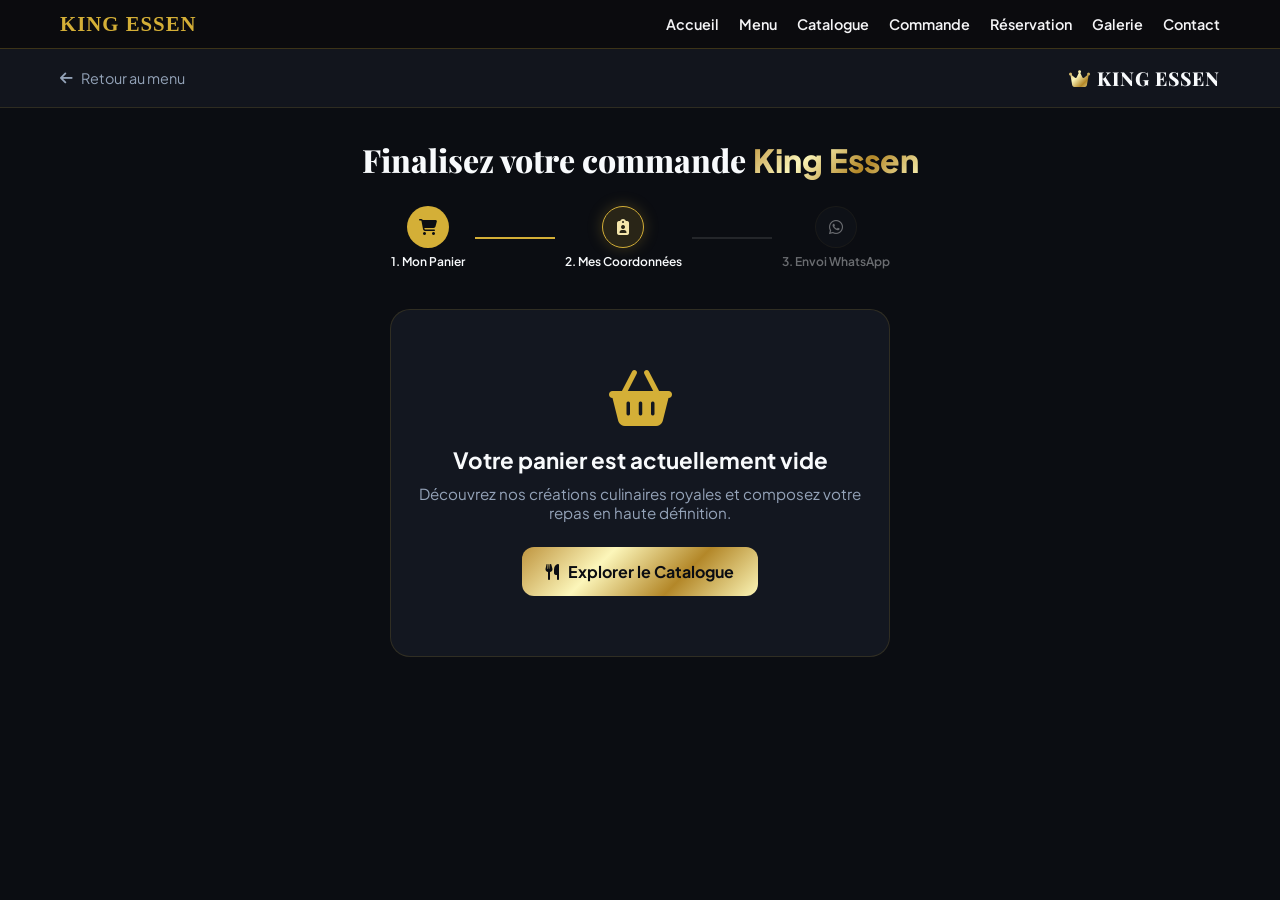
<file: comande.html>
<!DOCTYPE html>
<html lang="fr">
<head>
    <meta charset="UTF-8">
    <meta name="viewport" content="width=device-width, initial-scale=1.0">
    <title>Finaliser ma Commande | King Essen</title>
    <!-- Font Awesome & Google Fonts -->
    <link rel="stylesheet" href="https://cdnjs.cloudflare.com/ajax/libs/font-awesome/6.4.0/css/all.min.css">
    <link href="https://fonts.googleapis.com/css2?family=Plus+Jakarta+Sans:wght@300;400;500;600;700;800&family=Playfair+Display:wght@600;800&display=swap" rel="stylesheet">
    <link rel="stylesheet" href="comande.css">
</head>
<body>
    <!-- Navigation Globale avec Menu Burger -->
<header class="navbar">
    <div class="nav-container">
        <a href="index.html" class="logo">KING ESSEN</a>
        <button class="mobile-menu-btn" id="mobileMenuBtn" aria-label="Ouvrir le menu">
            <i class="fa-solid fa-bars"></i>
        </button>
        <ul class="nav-links" id="navLinks">
            <li><a href="index.html">Accueil</a></li>
            <li><a href="menu.html">Menu</a></li>
            <li><a href="catalogue.html">Catalogue</a></li>
            <li><a href="comande.html">Commande</a></li>
            <li><a href="reservation.html">Réservation</a></li>
            <li><a href="galeri.html">Galerie</a></li>
            <li><a href="contact.html">Contact</a></li>
        </ul>
    </div>
</header>

    <!-- Header Navigation -->
    <header class="checkout-header">
        <div class="container header-content">
            <a href="catalogue.html" class="btn-back">
                <i class="fa-solid fa-arrow-left"></i> <span>Retour au menu</span>
            </a>
            <div class="brand-logo">
                <i class="fa-solid fa-crown gold-text"></i> KING ESSEN
            </div>
        </div>
    </header>

    <!-- Main Content -->
    <main class="container main-checkout">
        
        <!-- Title & Stepper -->
        <section class="checkout-intro">
            <h1 class="page-title">Finalisez votre commande <span class="gold-text">King Essen</span></h1>
            
            <div class="stepper-wrapper">
                <div class="step completed">
                    <div class="step-icon"><i class="fa-solid fa-cart-shopping"></i></div>
                    <span class="step-label">1. Mon Panier</span>
                </div>
                <div class="step-line active"></div>
                <div class="step active">
                    <div class="step-icon"><i class="fa-solid fa-clipboard-user"></i></div>
                    <span class="step-label">2. Mes Coordonnées</span>
                </div>
                <div class="step-line"></div>
                <div class="step">
                    <div class="step-icon"><i class="fa-brands fa-whatsapp"></i></div>
                    <span class="step-label">3. Envoi WhatsApp</span>
                </div>
            </div>
        </section>

        <!-- Empty Cart State -->
        <div id="emptyCartView" class="empty-cart-card hidden">
            <i class="fa-solid fa-basket-shopping empty-icon"></i>
            <h2>Votre panier est actuellement vide</h2>
            <p>Découvrez nos créations culinaires royales et composez votre repas en haute définition.</p>
            <a href="catalogue.html" class="btn-primary">
                <i class="fa-solid fa-utensils"></i> Explorer le Catalogue
            </a>
        </div>

        <!-- Checkout Grid Form + Cart Details -->
        <div id="checkoutView" class="checkout-grid">
            
            <!-- Left Side: Dynamic Cart Items Summary -->
            <section class="checkout-section cart-summary-section">
                <div class="section-header">
                    <h2><i class="fa-solid fa-receipt gold-text"></i> Récapitulatif du Panier</h2>
                    <button id="btnClearCart" class="btn-clear-cart" title="Vider tout le panier">
                        <i class="fa-solid fa-trash-can"></i> Vider
                    </button>
                </div>

                <div id="cartItemsList" class="cart-items-list">
                    <!-- Dynamic rendering via JavaScript -->
                </div>

                <!-- Totals Breakdown -->
                <div class="totals-breakdown">
                    <div class="total-row">
                        <span>Sous-total plats</span>
                        <strong id="subtotalDisplay">0 FCFA</strong>
                    </div>
                    <div class="total-row">
                        <span>Frais de livraison</span>
                        <strong id="deliveryFeeDisplay">1 500 FCFA</strong>
                    </div>
                    <div class="divider"></div>
                    <div class="total-row grand-total">
                        <span>Total Général à payer</span>
                        <strong id="grandTotalDisplay" class="gold-text">0 FCFA</strong>
                    </div>
                </div>
            </section>

            <!-- Right Side: Order Information Form -->
            <section class="checkout-section form-section">
                <div class="section-header">
                    <h2><i class="fa-solid fa-truck-ramp-box gold-text"></i> Mode de Réception</h2>
                </div>

                <!-- Delivery Mode Switcher -->
                <div class="mode-switcher">
                    <label class="mode-option active" id="modeDeliveryLabel">
                        <input type="radio" name="deliveryMode" value="delivery" checked>
                        <i class="fa-solid fa-motorcycle"></i>
                        <span>🚴 Livraison à Domicile</span>
                    </label>
                    <label class="mode-option" id="modePickupLabel">
                        <input type="radio" name="deliveryMode" value="pickup">
                        <i class="fa-solid fa-bag-shopping"></i>
                        <span>🛍️ À Emporter (Pick-up)</span>
                    </label>
                </div>

                <!-- Form Fields -->
                <form id="orderForm" onsubmit="event.preventDefault();">
                    <div class="form-group">
                        <label for="fullName">Nom & Prénom <span class="required">*</span></label>
                        <div class="input-wrapper">
                            <i class="fa-solid fa-user"></i>
                            <input type="text" id="fullName" placeholder="Ex: Salam Traoré" required>
                        </div>
                    </div>

                    <div class="form-group">
                        <label for="phoneNumber">Numéro Téléphone / WhatsApp <span class="required">*</span></label>
                        <div class="input-wrapper">
                            <i class="fa-solid fa-phone"></i>
                            <input type="tel" id="phoneNumber" placeholder="Ex: 07 00 00 00 00" required>
                        </div>
                    </div>

                    <!-- Dynamic Delivery Fields -->
                    <div id="deliveryFieldsGroup">
                        <div class="form-group">
                            <label for="communeSelect">Commune / Zone de Livraison <span class="required">*</span></label>
                            <div class="input-wrapper">
                                <i class="fa-solid fa-map-location-dot"></i>
                                <select id="communeSelect" required>
                                    <option value="Cocody" data-fee="1500">Cocody (1 500 FCFA)</option>
                                    <option value="Marcory" data-fee="1500">Marcory (1 500 FCFA)</option>
                                    <option value="Plateau" data-fee="1500">Plateau (1 500 FCFA)</option>
                                    <option value="Zone 4" data-fee="1500">Zone 4 (1 500 FCFA)</option>
                                    <option value="Yopougon" data-fee="2000">Yopougon (2 000 FCFA)</option>
                                    <option value="Abobo" data-fee="2000">Abobo (2 000 FCFA)</option>
                                    <option value="Adjamé" data-fee="1500">Adjamé (1 500 FCFA)</option>
                                    <option value="Koumassi" data-fee="2000">Koumassi (2 000 FCFA)</option>
                                    <option value="Treichville" data-fee="1500">Treichville (1 500 FCFA)</option>
                                    <option value="Attécoubé" data-fee="2000">Attécoubé (2 000 FCFA)</option>
                                </select>
                            </div>
                        </div>

                        <div class="form-group">
                            <label for="addressDetails">Quartier & Point de Repère précis <span class="required">*</span></label>
                            <div class="input-wrapper">
                                <i class="fa-solid fa-house-chimney"></i>
                                <input type="text" id="addressDetails" placeholder="Ex: Riviera 3, Rue E12, près de la pharmacie" required>
                            </div>
                        </div>
                    </div>

                    <div class="form-group">
                        <label for="deliveryTime">Heure souhaitée <span class="required">*</span></label>
                        <div class="input-wrapper">
                            <i class="fa-solid fa-clock"></i>
                            <select id="deliveryTime" required>
                                <option value="Dès que possible (30 - 45 min)">Dès que possible (~30-45 min)</option>
                                <option value="Pour 12h30">Pour 12h30</option>
                                <option value="Pour 13h00">Pour 13h00</option>
                                <option value="Pour 19h30">Pour 19h30</option>
                                <option value="Pour 20h00">Pour 20h00</option>
                                <option value="Pour 20h30">Pour 20h30</option>
                            </select>
                        </div>
                    </div>

                    <div class="form-group">
                        <label for="orderNotes">Instructions spéciales ou Allergies (Facultatif)</label>
                        <div class="input-wrapper textarea-wrapper">
                            <i class="fa-solid fa-comment-dots"></i>
                            <textarea id="orderNotes" rows="3" placeholder="Ex: Pas de piment fort, piment à part..."></textarea>
                        </div>
                    </div>

                    <button type="button" id="btnSubmitWhatsApp" class="btn-whatsapp-submit">
                        <i class="fa-brands fa-whatsapp"></i> Valider ma commande sur WhatsApp
                    </button>
                </form>
            </section>
        </div>
    </main>

    <!-- Confirmation Modal -->
    <div class="modal-overlay" id="successModal">
        <div class="modal-card">
            <div class="modal-icon"><i class="fa-solid fa-circle-check"></i></div>
            <h2>Commande transmise !</h2>
            <p>Votre commande a été envoyée avec succès sur WhatsApp. L'équipe <strong>King Essen</strong> valide la préparation dès maintenant.</p>
            <button id="btnCloseModal" class="btn-primary" style="width: 100%; margin-top: 20px;">
                Retour au catalogue
            </button>
        </div>
    </div>

    <script src="comande.js"></script>
</body>
</html>
</file>
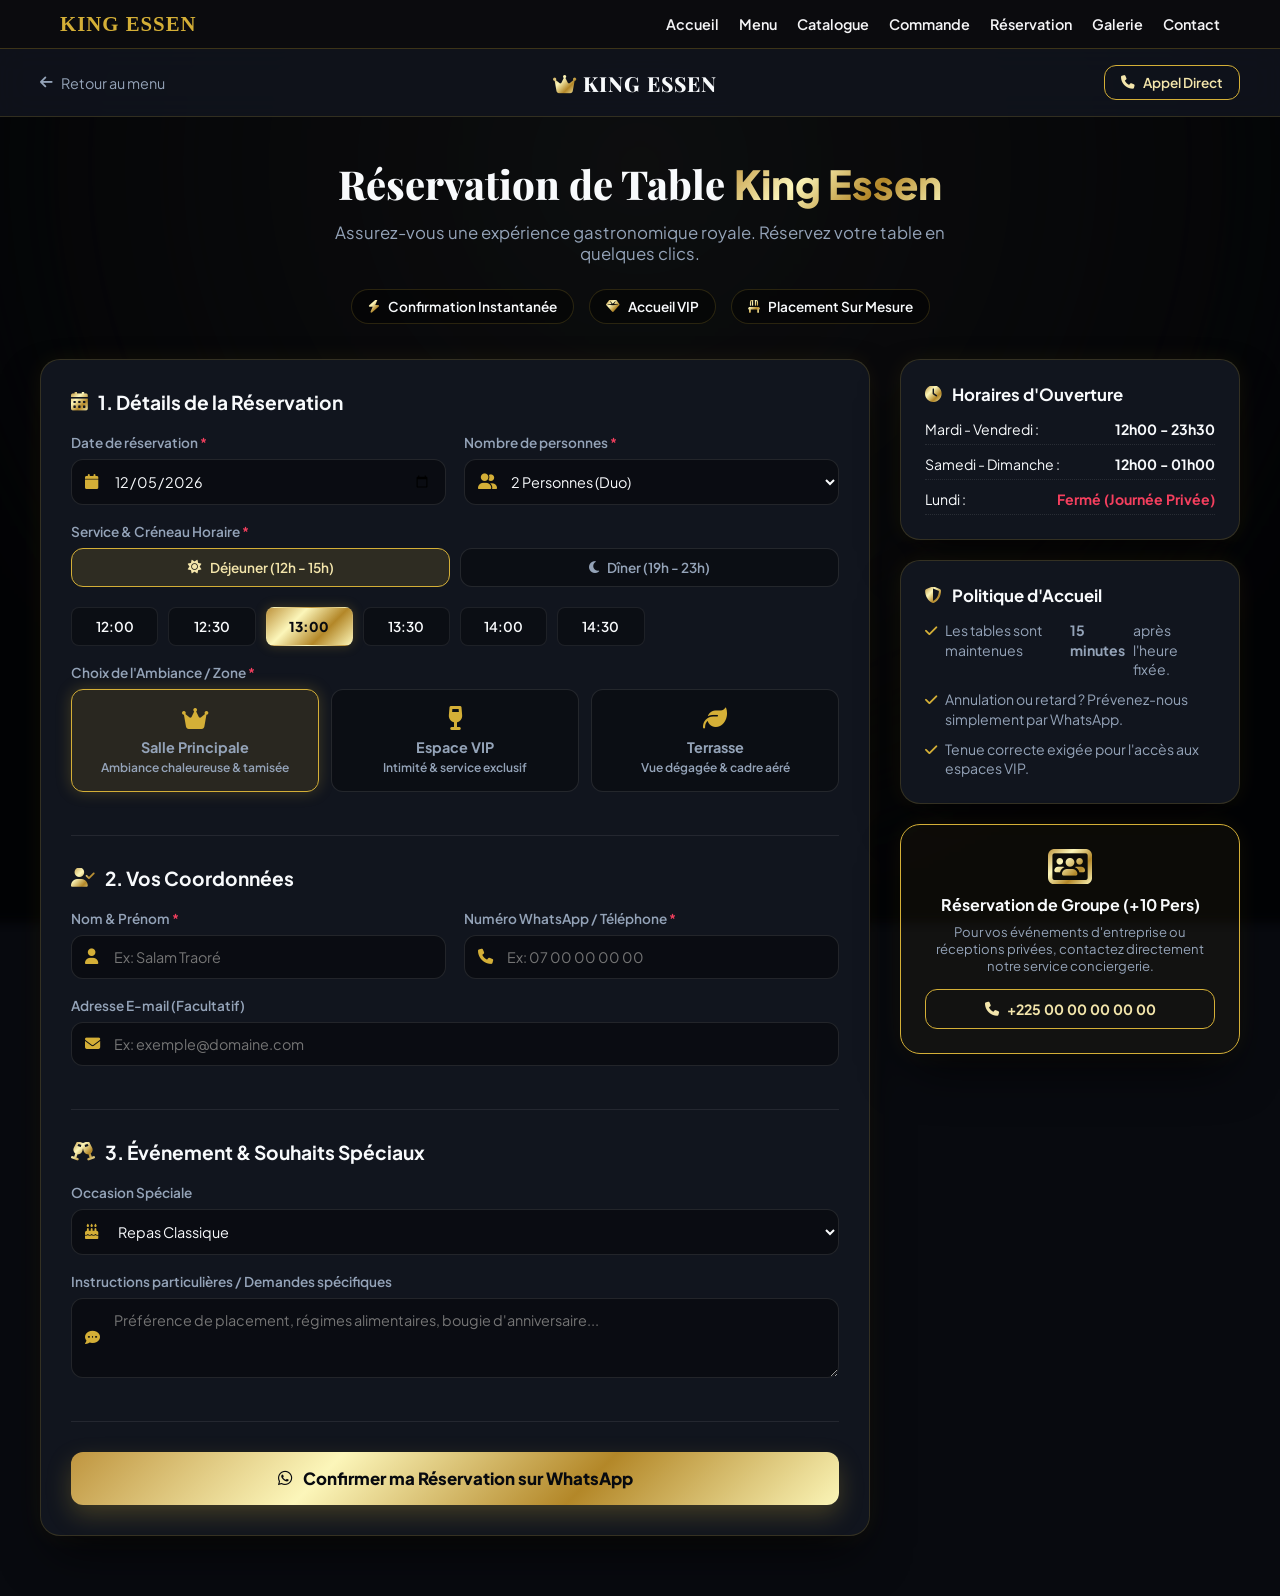
<file: reservation.html>
<!DOCTYPE html>
<html lang="fr">
<head>
    <meta charset="UTF-8">
    <meta name="viewport" content="width=device-width, initial-scale=1.0">
    <title>Réservation de Table | King Essen</title>
    <!-- Font Awesome & Google Fonts -->
    <link rel="stylesheet" href="https://cdnjs.cloudflare.com/ajax/libs/font-awesome/6.4.0/css/all.min.css">
    <link href="https://fonts.googleapis.com/css2?family=Plus+Jakarta+Sans:wght@300;400;500;600;700;800&family=Playfair+Display:ital,wght@0,600;0,800;1,600&display=swap" rel="stylesheet">
    <link rel="stylesheet" href="reservation.css">
</head>
<body>
    <!-- Navigation Globale avec Menu Burger -->
<header class="navbar">
    <div class="nav-container">
        <a href="index.html" class="logo">KING ESSEN</a>
        <button class="mobile-menu-btn" id="mobileMenuBtn" aria-label="Ouvrir le menu">
            <i class="fa-solid fa-bars"></i>
        </button>
        <ul class="nav-links" id="navLinks">
            <li><a href="index.html">Accueil</a></li>
            <li><a href="menu.html">Menu</a></li>
            <li><a href="catalogue.html">Catalogue</a></li>
            <li><a href="comande.html">Commande</a></li>
            <li><a href="reservation.html">Réservation</a></li>
            <li><a href="galeri.html">Galerie</a></li>
            <li><a href="contact.html">Contact</a></li>
        </ul>
    </div>
</header>
    <!-- Subtle 3D Atmosphere Background -->
    <div class="bg-3d-overlay"></div>

    <!-- Header Navigation -->
    <header class="main-header">
        <div class="container header-container">
            <a href="catalogue.html" class="btn-back">
                <i class="fa-solid fa-arrow-left"></i> <span>Retour au menu</span>
            </a>
            <div class="brand-logo">
                <i class="fa-solid fa-crown gold-text"></i> KING ESSEN
            </div>
            <a href="tel:+2250000000000" class="btn-call-direct" title="Réservation de groupe (+10 pers)">
                <i class="fa-solid fa-phone"></i> <span>Appel Direct</span>
            </a>
        </div>
    </header>

    <!-- Main Content -->
    <main class="container main-reservation">
        
        <!-- Hero Section -->
        <section class="reservation-hero">
            <h1 class="hero-title">Réservation de Table <span class="gold-text">King Essen</span></h1>
            <p class="hero-subtitle">Assurez-vous une expérience gastronomique royale. Réservez votre table en quelques clics.</p>
            
            <div class="badges-wrapper">
                <div class="badge-item"><i class="fa-solid fa-bolt gold-text"></i> Confirmation Instantanée</div>
                <div class="badge-item"><i class="fa-solid fa-gem gold-text"></i> Accueil VIP</div>
                <div class="badge-item"><i class="fa-solid fa-chair gold-text"></i> Placement Sur Mesure</div>
            </div>
        </section>

        <!-- Layout Grid: Form + Info Sidebar -->
        <div class="reservation-grid">
            
            <!-- Reservation Form Card -->
            <section class="form-card">
                <form id="reservationForm" onsubmit="event.preventDefault();">
                    
                    <!-- Step 1: Reservation Details -->
                    <div class="form-step-block">
                        <h2 class="step-title"><i class="fa-solid fa-calendar-days gold-text"></i> 1. Détails de la Réservation</h2>
                        
                        <!-- Date & Guest Count -->
                        <div class="grid-2-col">
                            <div class="form-group">
                                <label for="resDate">Date de réservation <span class="required">*</span></label>
                                <div class="input-wrapper">
                                    <i class="fa-solid fa-calendar"></i>
                                    <input type="date" id="resDate" required>
                                </div>
                            </div>

                            <div class="form-group">
                                <label for="resGuests">Nombre de personnes <span class="required">*</span></label>
                                <div class="input-wrapper">
                                    <i class="fa-solid fa-user-group"></i>
                                    <select id="resGuests" required>
                                        <option value="1">1 Personne (Solo)</option>
                                        <option value="2" selected>2 Personnes (Duo)</option>
                                        <option value="3">3 Personnes</option>
                                        <option value="4">4 Personnes (Famille / Amis)</option>
                                        <option value="5">5 Personnes</option>
                                        <option value="6">6 Personnes</option>
                                        <option value="7-9">7 à 9 Personnes</option>
                                        <option value="10+">10+ Personnes (Groupe / VIP)</option>
                                    </select>
                                </div>
                            </div>
                        </div>

                        <!-- Service Time Slot Selector -->
                        <div class="form-group">
                            <label>Service & Créneau Horaire <span class="required">*</span></label>
                            
                            <div class="service-tabs">
                                <button type="button" class="tab-btn active" id="tabLunch"><i class="fa-solid fa-sun"></i> Déjeuner (12h - 15h)</button>
                                <button type="button" class="tab-btn" id="tabDinner"><i class="fa-solid fa-moon"></i> Dîner (19h - 23h)</button>
                            </div>

                            <div class="time-slots-grid" id="timeSlotsContainer">
                                <!-- Dynamic rendering via JS -->
                            </div>
                        </div>

                        <!-- Zone / Ambience Choice -->
                        <div class="form-group">
                            <label>Choix de l'Ambiance / Zone <span class="required">*</span></label>
                            <div class="zone-cards-grid">
                                <label class="zone-card active">
                                    <input type="radio" name="resZone" value="👑 Salle Principale" checked>
                                    <div class="zone-content">
                                        <i class="fa-solid fa-crown zone-icon"></i>
                                        <div class="zone-name">Salle Principale</div>
                                        <span class="zone-desc">Ambiance chaleureuse & tamisée</span>
                                    </div>
                                </label>

                                <label class="zone-card">
                                    <input type="radio" name="resZone" value="🍷 Espace VIP / Privatif">
                                    <div class="zone-content">
                                        <i class="fa-solid fa-wine-glass zone-icon"></i>
                                        <div class="zone-name">Espace VIP</div>
                                        <span class="zone-desc">Intimité & service exclusif</span>
                                    </div>
                                </label>

                                <label class="zone-card">
                                    <input type="radio" name="resZone" value="🌿 Terrasse Extérieure">
                                    <div class="zone-content">
                                        <i class="fa-solid fa-leaf zone-icon"></i>
                                        <div class="zone-name">Terrasse</div>
                                        <span class="zone-desc">Vue dégagée & cadre aéré</span>
                                    </div>
                                </label>
                            </div>
                        </div>
                    </div>

                    <!-- Step 2: Customer Contact Info -->
                    <div class="form-step-block">
                        <h2 class="step-title"><i class="fa-solid fa-user-check gold-text"></i> 2. Vos Coordonnées</h2>
                        
                        <div class="grid-2-col">
                            <div class="form-group">
                                <label for="clientName">Nom & Prénom <span class="required">*</span></label>
                                <div class="input-wrapper">
                                    <i class="fa-solid fa-user"></i>
                                    <input type="text" id="clientName" placeholder="Ex: Salam Traoré" required>
                                </div>
                            </div>

                            <div class="form-group">
                                <label for="clientPhone">Numéro WhatsApp / Téléphone <span class="required">*</span></label>
                                <div class="input-wrapper">
                                    <i class="fa-solid fa-phone"></i>
                                    <input type="tel" id="clientPhone" placeholder="Ex: 07 00 00 00 00" required>
                                </div>
                            </div>
                        </div>

                        <div class="form-group">
                            <label for="clientEmail">Adresse E-mail (Facultatif)</label>
                            <div class="input-wrapper">
                                <i class="fa-solid fa-envelope"></i>
                                <input type="email" id="clientEmail" placeholder="Ex: exemple@domaine.com">
                            </div>
                        </div>
                    </div>

                    <!-- Step 3: Special Requests & Event -->
                    <div class="form-step-block">
                        <h2 class="step-title"><i class="fa-solid fa-champagne-glasses gold-text"></i> 3. Événement & Souhaits Spéciaux</h2>
                        
                        <div class="form-group">
                            <label for="eventType">Occasion Spéciale</label>
                            <div class="input-wrapper">
                                <i class="fa-solid fa-cake-candles"></i>
                                <select id="eventType">
                                    <option value="Aucun">Repas Classique</option>
                                    <option value="Anniversaire 🎂">Anniversaire 🎂</option>
                                    <option value="Dîner d'affaires 💼">Dîner d'affaires 💼</option>
                                    <option value="Rendez-vous romantique 🥂">Rendez-vous romantique 🥂</option>
                                    <option value="Autre événement 🎉">Autre célébration 🎉</option>
                                </select>
                            </div>
                        </div>

                        <div class="form-group">
                            <label for="specialNotes">Instructions particulières / Demandes spécifiques</label>
                            <div class="input-wrapper textarea-wrapper">
                                <i class="fa-solid fa-comment-dots"></i>
                                <textarea id="specialNotes" rows="3" placeholder="Préférence de placement, régimes alimentaires, bougie d'anniversaire..."></textarea>
                            </div>
                        </div>
                    </div>

                    <button type="button" id="btnSubmitReservation" class="btn-submit-gold">
                        <i class="fa-brands fa-whatsapp"></i> Confirmer ma Réservation sur WhatsApp
                    </button>
                </form>
            </section>

            <!-- Sidebar Info & Policies -->
            <aside class="sidebar-info">
                
                <!-- Hours Card -->
                <div class="info-card">
                    <h3 class="info-card-title"><i class="fa-solid fa-clock gold-text"></i> Horaires d'Ouverture</h3>
                    <ul class="hours-list">
                        <li><span>Mardi - Vendredi :</span> <strong>12h00 - 23h30</strong></li>
                        <li><span>Samedi - Dimanche :</span> <strong>12h00 - 01h00</strong></li>
                        <li><span>Lundi :</span> <strong class="red-text">Fermé (Journée Privée)</strong></li>
                    </ul>
                </div>

                <!-- Policies Card -->
                <div class="info-card">
                    <h3 class="info-card-title"><i class="fa-solid fa-shield-halved gold-text"></i> Politique d'Accueil</h3>
                    <ul class="policy-list">
                        <li><i class="fa-solid fa-check"></i> Les tables sont maintenues <strong>15 minutes</strong> après l'heure fixée.</li>
                        <li><i class="fa-solid fa-check"></i> Annulation ou retard ? Prévenez-nous simplement par WhatsApp.</li>
                        <li><i class="fa-solid fa-check"></i> Tenue correcte exigée pour l'accès aux espaces VIP.</li>
                    </ul>
                </div>

                <!-- Group Booking Callout -->
                <div class="info-card callout-card">
                    <i class="fa-solid fa-users-rectangle callout-icon gold-text"></i>
                    <h4>Réservation de Groupe (+10 Pers)</h4>
                    <p>Pour vos événements d'entreprise ou réceptions privées, contactez directement notre service conciergerie.</p>
                    <a href="tel:+2250000000000" class="btn-call-outline">
                        <i class="fa-solid fa-phone"></i> +225 00 00 00 00 00
                    </a>
                </div>
            </aside>

        </div>
    </main>

    <!-- Success Confirmation Modal -->
    <div class="modal-overlay" id="reservationModal">
        <div class="modal-card">
            <div class="modal-icon"><i class="fa-solid fa-glass-water-droplet gold-text"></i></div>
            <h2>Demande Générée !</h2>
            <p>Votre demande de réservation a été préparée. Cliquez sur <strong>Envoyer</strong> dans WhatsApp pour valider l'attribution de votre table avec l'équipe King Essen.</p>
            <button id="btnCloseModal" class="btn-submit-gold" style="width: 100%; margin-top: 20px;">
                Fermer
            </button>
        </div>
    </div>

    <script src="reservation.js"></script>
</body>
</html>
</file>
<file: comande.css>
:root {
    --bg-dark: #0b0d12;
    --bg-card: #131720;
    --bg-card-hover: #1c2230;
    --gold-primary: #d4af37;
    --gold-light: #f3e5ab;
    --gold-gradient: linear-gradient(135deg, #bf953f, #fcf6ba, #b38728, #fbf5b7);
    --gold-glow: rgba(212, 175, 55, 0.25);
    --whatsapp-green: #25D366;
    --whatsapp-hover: #20bd5a;
    --whatsapp-glow: rgba(37, 211, 102, 0.3);
    --text-light: #f8fafc;
    --text-muted: #94a3b8;
    --accent-red: #e11d48;
    --border-color: rgba(212, 175, 55, 0.15);
    --radius-md: 12px;
    --radius-lg: 20px;
    --shadow-3d: 0 20px 40px rgba(0, 0, 0, 0.6), 0 0 20px rgba(212, 175, 55, 0.05);
    --font-main: 'Plus Jakarta Sans', sans-serif;
    --font-title: 'Playfair Display', serif;
}

* {
    margin: 0;
    padding: 0;
    box-sizing: border-box;
    font-family: var(--font-main);
    -webkit-font-smoothing: antialiased;
}

body {
    background-color: var(--bg-dark);
    color: var(--text-light);
    min-height: 100vh;
    padding-bottom: 60px;
}

.gold-text {
    background: var(--gold-gradient);
    -webkit-background-clip: text;
    -webkit-text-fill-color: transparent;
}

.container {
    max-width: 1200px;
    margin: 0 auto;
    padding: 0 20px;
}

.hidden {
    display: none !important;
}

/* Header */
.checkout-header {
    background: rgba(19, 23, 32, 0.9);
    backdrop-filter: blur(15px);
    border-bottom: 1px solid var(--border-color);
    padding: 16px 0;
    position: sticky;
    top: 0;
    z-index: 100;
}

.header-content {
    display: flex;
    justify-content: space-between;
    align-items: center;
}

.btn-back {
    color: var(--text-muted);
    text-decoration: none;
    font-size: 0.9rem;
    display: flex;
    align-items: center;
    gap: 8px;
    transition: color 0.3s;
}

.btn-back:hover {
    color: var(--gold-primary);
}

.brand-logo {
    font-family: var(--font-title);
    font-weight: 800;
    font-size: 1.2rem;
    letter-spacing: 1px;
}

/* Page Intro & Stepper */
.checkout-intro {
    text-align: center;
    margin: 30px 0;
}

.page-title {
    font-family: var(--font-title);
    font-size: 2rem;
    font-weight: 800;
    margin-bottom: 25px;
}

.stepper-wrapper {
    display: flex;
    align-items: center;
    justify-content: center;
    max-width: 600px;
    margin: 0 auto;
    gap: 10px;
}

.step {
    display: flex;
    flex-direction: column;
    align-items: center;
    gap: 6px;
    opacity: 0.4;
    transition: all 0.3s ease;
}

.step.active, .step.completed {
    opacity: 1;
}

.step-icon {
    width: 42px;
    height: 42px;
    border-radius: 50%;
    background: var(--bg-card);
    border: 1px solid var(--border-color);
    display: flex;
    align-items: center;
    justify-content: center;
    font-size: 1rem;
    color: var(--text-light);
}

.step.active .step-icon {
    border-color: var(--gold-primary);
    background: rgba(212, 175, 55, 0.15);
    color: var(--gold-light);
    box-shadow: 0 0 15px var(--gold-glow);
}

.step.completed .step-icon {
    background: var(--gold-primary);
    color: var(--bg-dark);
}

.step-label {
    font-size: 0.75rem;
    font-weight: 600;
}

.step-line {
    flex-grow: 1;
    height: 2px;
    background: rgba(255, 255, 255, 0.1);
    max-width: 80px;
}

.step-line.active {
    background: var(--gold-primary);
}

/* Empty Cart View */
.empty-cart-card {
    background: var(--bg-card);
    border: 1px solid var(--border-color);
    border-radius: var(--radius-lg);
    padding: 60px 20px;
    text-align: center;
    max-width: 500px;
    margin: 40px auto;
}

.empty-icon {
    font-size: 3.5rem;
    color: var(--gold-primary);
    margin-bottom: 20px;
}

.empty-cart-card h2 {
    margin-bottom: 10px;
    font-size: 1.4rem;
}

.empty-cart-card p {
    color: var(--text-muted);
    font-size: 0.95rem;
    margin-bottom: 25px;
}

/* Layout Grid */
.checkout-grid {
    display: grid;
    grid-template-columns: 1fr;
    gap: 30px;
}

.checkout-section {
    background: var(--bg-card);
    border: 1px solid var(--border-color);
    border-radius: var(--radius-lg);
    padding: 24px;
    box-shadow: var(--shadow-3d);
}

.section-header {
    display: flex;
    justify-content: space-between;
    align-items: center;
    margin-bottom: 20px;
    padding-bottom: 12px;
    border-bottom: 1px solid rgba(255, 255, 255, 0.08);
}

.section-header h2 {
    font-size: 1.15rem;
    font-weight: 700;
    display: flex;
    align-items: center;
    gap: 10px;
}

.btn-clear-cart {
    background: rgba(225, 29, 72, 0.1);
    border: 1px solid rgba(225, 29, 72, 0.3);
    color: var(--accent-red);
    padding: 6px 12px;
    border-radius: var(--radius-md);
    font-size: 0.8rem;
    cursor: pointer;
    transition: all 0.2s;
}

.btn-clear-cart:hover {
    background: var(--accent-red);
    color: white;
}

/* Cart Items List */
.cart-items-list {
    display: flex;
    flex-direction: column;
    gap: 15px;
    margin-bottom: 20px;
    max-height: 400px;
    overflow-y: auto;
    padding-right: 5px;
}

.cart-item {
    display: flex;
    align-items: center;
    gap: 15px;
    background: rgba(0, 0, 0, 0.25);
    border: 1px solid rgba(255, 255, 255, 0.05);
    border-radius: var(--radius-md);
    padding: 12px;
}

.item-thumb {
    width: 65px;
    height: 65px;
    border-radius: var(--radius-md);
    background: radial-gradient(circle, rgba(212, 175, 55, 0.1) 0%, rgba(0,0,0,0.4) 100%);
    object-fit: contain;
    padding: 4px;
}

.item-info {
    flex-grow: 1;
}

.item-title {
    font-size: 0.95rem;
    font-weight: 700;
    margin-bottom: 4px;
}

.item-side {
    font-size: 0.78rem;
    color: var(--text-muted);
    margin-bottom: 6px;
}

.item-price {
    font-size: 0.9rem;
    font-weight: 700;
    color: var(--gold-light);
}

.item-controls {
    display: flex;
    flex-direction: column;
    align-items: flex-end;
    gap: 8px;
}

.qty-btn-group {
    display: flex;
    align-items: center;
    background: rgba(0,0,0,0.4);
    border: 1px solid var(--border-color);
    border-radius: 8px;
    overflow: hidden;
}

.qty-btn-group button {
    background: none;
    border: none;
    color: var(--text-light);
    width: 26px;
    height: 28px;
    cursor: pointer;
}

.qty-btn-group button:hover {
    background: rgba(212, 175, 55, 0.2);
}

.qty-btn-group span {
    width: 24px;
    text-align: center;
    font-size: 0.85rem;
    font-weight: 700;
}

.btn-remove-item {
    background: none;
    border: none;
    color: var(--text-muted);
    cursor: pointer;
    font-size: 0.85rem;
}

.btn-remove-item:hover {
    color: var(--accent-red);
}

/* Totals Breakdown */
.totals-breakdown {
    background: rgba(0, 0, 0, 0.3);
    border: 1px solid rgba(212, 175, 55, 0.1);
    border-radius: var(--radius-md);
    padding: 16px;
    display: flex;
    flex-direction: column;
    gap: 10px;
}

.total-row {
    display: flex;
    justify-content: space-between;
    font-size: 0.9rem;
    color: var(--text-muted);
}

.total-row strong {
    color: var(--text-light);
}

.divider {
    height: 1px;
    background: rgba(255, 255, 255, 0.08);
    margin: 4px 0;
}

.total-row.grand-total {
    font-size: 1.15rem;
    font-weight: 800;
    color: var(--text-light);
}

/* Delivery Mode Switcher */
.mode-switcher {
    display: grid;
    grid-template-columns: 1fr 1fr;
    gap: 12px;
    margin-bottom: 24px;
}

.mode-option {
    background: rgba(0, 0, 0, 0.3);
    border: 1px solid rgba(255, 255, 255, 0.1);
    border-radius: var(--radius-md);
    padding: 12px;
    display: flex;
    align-items: center;
    justify-content: center;
    gap: 8px;
    cursor: pointer;
    font-size: 0.85rem;
    font-weight: 600;
    transition: all 0.3s;
}

.mode-option input {
    display: none;
}

.mode-option.active {
    background: rgba(212, 175, 55, 0.12);
    border-color: var(--gold-primary);
    color: var(--gold-light);
    box-shadow: 0 0 10px var(--gold-glow);
}

/* Form Styling */
#orderForm {
    display: flex;
    flex-direction: column;
    gap: 18px;
}

.form-group {
    display: flex;
    flex-direction: column;
    gap: 8px;
}

.form-group label {
    font-size: 0.85rem;
    font-weight: 600;
    color: var(--text-muted);
}

.required {
    color: var(--accent-red);
}

.input-wrapper {
    position: relative;
    display: flex;
    align-items: center;
}

.input-wrapper i {
    position: absolute;
    left: 14px;
    color: var(--gold-primary);
    font-size: 0.95rem;
    pointer-events: none;
}

.input-wrapper input, 
.input-wrapper select, 
.input-wrapper textarea {
    width: 100%;
    background: rgba(0, 0, 0, 0.35);
    border: 1px solid rgba(255, 255, 255, 0.1);
    border-radius: var(--radius-md);
    padding: 12px 14px 12px 42px;
    color: var(--text-light);
    font-size: 0.9rem;
    outline: none;
    transition: all 0.3s;
}

.input-wrapper textarea {
    padding-left: 42px;
    padding-top: 12px;
    resize: vertical;
}

.input-wrapper input:focus, 
.input-wrapper select:focus, 
.input-wrapper textarea:focus {
    border-color: var(--gold-primary);
    box-shadow: 0 0 10px var(--gold-glow);
}

/* WhatsApp Submit Button */
.btn-whatsapp-submit {
    background: var(--whatsapp-green);
    color: white;
    border: none;
    padding: 16px;
    border-radius: var(--radius-md);
    font-size: 1rem;
    font-weight: 800;
    cursor: pointer;
    display: flex;
    align-items: center;
    justify-content: center;
    gap: 10px;
    margin-top: 10px;
    transition: all 0.3s ease;
    box-shadow: 0 10px 20px var(--whatsapp-glow);
}

.btn-whatsapp-submit:hover {
    background: var(--whatsapp-hover);
    transform: translateY(-2px);
    box-shadow: 0 12px 25px var(--whatsapp-glow);
}

.btn-primary {
    background: var(--gold-gradient);
    color: var(--bg-dark);
    border: none;
    padding: 14px 24px;
    border-radius: var(--radius-md);
    font-weight: 700;
    text-decoration: none;
    display: inline-flex;
    align-items: center;
    justify-content: center;
    gap: 8px;
    cursor: pointer;
}

/* Modal */
.modal-overlay {
    position: fixed;
    top: 0;
    left: 0;
    width: 100%;
    height: 100%;
    background: rgba(0,0,0,0.85);
    backdrop-filter: blur(10px);
    display: flex;
    align-items: center;
    justify-content: center;
    padding: 20px;
    z-index: 1000;
    opacity: 0;
    pointer-events: none;
    transition: opacity 0.3s;
}

.modal-overlay.active {
    opacity: 1;
    pointer-events: auto;
}

.modal-card {
    background: var(--bg-card);
    border: 1px solid var(--gold-primary);
    border-radius: var(--radius-lg);
    padding: 30px;
    max-width: 420px;
    width: 100%;
    text-align: center;
    box-shadow: var(--shadow-3d);
}

.modal-icon {
    font-size: 3rem;
    color: var(--whatsapp-green);
    margin-bottom: 15px;
}

.modal-card h2 {
    margin-bottom: 10px;
}

.modal-card p {
    color: var(--text-muted);
    font-size: 0.9rem;
    line-height: 1.5;
}

/* Desktop Responsive Layout */
@media (min-width: 900px) {
    .checkout-grid {
        grid-template-columns: 1fr 1.1fr;
    }
}
/* --- Correctif Responsive Navbar & Anti-Débordement --- */

html, body {
    max-width: 100vw;
    overflow-x: hidden;
}
/* --- Style Navigation Mobile Burger --- */

.navbar {
    position: sticky;
    top: 0;
    width: 100%;
    background-color: #0B0B0E;
    border-bottom: 1px solid rgba(212, 175, 55, 0.25);
    z-index: 1000;
    padding: 12px 0;
}

.nav-container {
    max-width: 1200px;
    margin: 0 auto;
    padding: 0 20px;
    display: flex;
    justify-content: space-between;
    align-items: center;
    position: relative;
}

.logo {
    font-family: 'Cinzel', serif;
    font-size: 1.3rem;
    font-weight: 700;
    color: #D4AF37;
    text-decoration: none;
    letter-spacing: 1px;
}

.mobile-menu-btn {
    display: block;
    background: none;
    border: 1px solid #D4AF37;
    color: #D4AF37;
    font-size: 1.2rem;
    padding: 6px 12px;
    border-radius: 6px;
    cursor: pointer;
}

/* Menu déroulant sur mobile */
.nav-links {
    display: none; /* Cache le menu par défaut */
    flex-direction: column;
    position: absolute;
    top: 100%;
    left: 0;
    width: 100%;
    background-color: #0B0B0E;
    border-bottom: 1px solid rgba(212, 175, 55, 0.25);
    padding: 15px 0;
    margin: 0;
    list-style: none;
    gap: 12px;
    text-align: center;
    box-shadow: 0 10px 20px rgba(0,0,0,0.9);
}

.nav-links.active {
    display: flex; /* Affiche les 7 liens au clic */
}

.nav-links a {
    color: #F5F5F7;
    text-decoration: none;
    font-size: 1rem;
    font-weight: 600;
    display: block;
    padding: 8px 0;
}

.nav-links a:hover {
    color: #D4AF37;
}

/* Affichage classique sur Ordinateur / Tablette (> 768px) */
@media (min-width: 768px) {
    .mobile-menu-btn {
        display: none;
    }

    .nav-links {
        display: flex !important;
        flex-direction: row;
        position: static;
        width: auto;
        background: none;
        border: none;
        padding: 0;
        box-shadow: none;
        gap: 20px;
    }

    .nav-links a {
        font-size: 0.9rem;
        padding: 0;
    }
}
</file>
<file: reservation.css>
:root {
    --bg-dark: #080a0f;
    --bg-card: #11151e;
    --bg-card-hover: #181f2c;
    --gold-primary: #d4af37;
    --gold-light: #f3e5ab;
    --gold-gradient: linear-gradient(135deg, #bf953f, #fcf6ba, #b38728, #fbf5b7);
    --gold-glow: rgba(212, 175, 55, 0.25);
    --whatsapp-green: #25D366;
    --text-light: #f8fafc;
    --text-muted: #94a3b8;
    --accent-red: #f43f5e;
    --border-color: rgba(212, 175, 55, 0.18);
    --radius-md: 12px;
    --radius-lg: 20px;
    --shadow-3d: 0 25px 50px -12px rgba(0, 0, 0, 0.7), 0 0 25px rgba(212, 175, 55, 0.08);
    --font-main: 'Plus Jakarta Sans', sans-serif;
    --font-title: 'Playfair Display', serif;
}

* {
    margin: 0;
    padding: 0;
    box-sizing: border-box;
    font-family: var(--font-main);
    -webkit-font-smoothing: antialiased;
}

body {
    background-color: var(--bg-dark);
    color: var(--text-light);
    min-height: 100vh;
    padding-bottom: 60px;
    position: relative;
    overflow-x: hidden;
}

/* 3D Atmospheric Background Rendering */
.bg-3d-overlay {
    position: fixed;
    top: 0;
    left: 0;
    width: 100vw;
    height: 100vh;
    background: radial-gradient(circle at 50% 20%, rgba(212, 175, 55, 0.08) 0%, rgba(8, 10, 15, 0.95) 75%),
                url('https://images.unsplash.com/photo-1517248135467-4c7edcad34c4?auto=format&fit=crop&w=1920&q=80') center/cover no-repeat;
    filter: blur(4px) brightness(0.35);
    z-index: -1;
    transform: scale(1.05);
}

.gold-text {
    background: var(--gold-gradient);
    -webkit-background-clip: text;
    -webkit-text-fill-color: transparent;
}

.red-text {
    color: var(--accent-red);
}

.container {
    max-width: 1240px;
    margin: 0 auto;
    padding: 0 20px;
}

/* Header */
.main-header {
    background: rgba(17, 21, 30, 0.85);
    backdrop-filter: blur(15px);
    border-bottom: 1px solid var(--border-color);
    padding: 16px 0;
    position: sticky;
    top: 0;
    z-index: 100;
}

.header-container {
    display: flex;
    justify-content: space-between;
    align-items: center;
}

.btn-back {
    color: var(--text-muted);
    text-decoration: none;
    font-size: 0.9rem;
    display: flex;
    align-items: center;
    gap: 8px;
    transition: color 0.3s;
}

.btn-back:hover {
    color: var(--gold-primary);
}

.brand-logo {
    font-family: var(--font-title);
    font-weight: 800;
    font-size: 1.3rem;
    letter-spacing: 1px;
}

.btn-call-direct {
    color: var(--gold-light);
    border: 1px solid var(--gold-primary);
    padding: 8px 16px;
    border-radius: var(--radius-md);
    text-decoration: none;
    font-size: 0.85rem;
    font-weight: 600;
    display: flex;
    align-items: center;
    gap: 8px;
    transition: all 0.3s;
}

.btn-call-direct:hover {
    background: var(--gold-gradient);
    color: var(--bg-dark);
}

/* Hero Section */
.reservation-hero {
    text-align: center;
    margin: 40px 0 35px;
}

.hero-title {
    font-family: var(--font-title);
    font-size: 2.5rem;
    font-weight: 800;
    margin-bottom: 12px;
}

.hero-subtitle {
    color: var(--text-muted);
    font-size: 1.05rem;
    max-width: 650px;
    margin: 0 auto 25px;
}

.badges-wrapper {
    display: flex;
    justify-content: center;
    gap: 15px;
    flex-wrap: wrap;
}

.badge-item {
    background: rgba(0, 0, 0, 0.4);
    border: 1px solid var(--border-color);
    padding: 8px 16px;
    border-radius: 30px;
    font-size: 0.85rem;
    font-weight: 600;
    display: flex;
    align-items: center;
    gap: 8px;
}

/* Grid Layout */
.reservation-grid {
    display: grid;
    grid-template-columns: 1fr;
    gap: 30px;
}

/* Form Card */
.form-card {
    background: var(--bg-card);
    border: 1px solid var(--border-color);
    border-radius: var(--radius-lg);
    padding: 30px;
    box-shadow: var(--shadow-3d);
}

.form-step-block {
    margin-bottom: 30px;
    padding-bottom: 25px;
    border-bottom: 1px solid rgba(255, 255, 255, 0.08);
}

.step-title {
    font-size: 1.2rem;
    font-weight: 700;
    margin-bottom: 20px;
    display: flex;
    align-items: center;
    gap: 10px;
}

.grid-2-col {
    display: grid;
    grid-template-columns: 1fr;
    gap: 18px;
}

.form-group {
    display: flex;
    flex-direction: column;
    gap: 8px;
    margin-bottom: 18px;
}

.form-group label {
    font-size: 0.85rem;
    font-weight: 600;
    color: var(--text-muted);
}

.required {
    color: var(--accent-red);
}

.input-wrapper {
    position: relative;
    display: flex;
    align-items: center;
}

.input-wrapper i {
    position: absolute;
    left: 14px;
    color: var(--gold-primary);
    font-size: 0.95rem;
    pointer-events: none;
}

.input-wrapper input, 
.input-wrapper select, 
.input-wrapper textarea {
    width: 100%;
    background: rgba(0, 0, 0, 0.4);
    border: 1px solid rgba(255, 255, 255, 0.1);
    border-radius: var(--radius-md);
    padding: 12px 14px 12px 42px;
    color: var(--text-light);
    font-size: 0.9rem;
    outline: none;
    transition: all 0.3s;
}

.input-wrapper textarea {
    padding-top: 12px;
    resize: vertical;
}

.input-wrapper input:focus, 
.input-wrapper select:focus, 
.input-wrapper textarea:focus {
    border-color: var(--gold-primary);
    box-shadow: 0 0 12px var(--gold-glow);
}

/* Service Tabs & Time Slots */
.service-tabs {
    display: grid;
    grid-template-columns: 1fr 1fr;
    gap: 10px;
    margin-bottom: 12px;
}

.tab-btn {
    background: rgba(0, 0, 0, 0.3);
    border: 1px solid rgba(255, 255, 255, 0.1);
    color: var(--text-muted);
    padding: 10px;
    border-radius: var(--radius-md);
    font-weight: 600;
    font-size: 0.85rem;
    cursor: pointer;
    display: flex;
    align-items: center;
    justify-content: center;
    gap: 8px;
    transition: all 0.3s;
}

.tab-btn.active {
    background: rgba(212, 175, 55, 0.15);
    border-color: var(--gold-primary);
    color: var(--gold-light);
}

.time-slots-grid {
    display: grid;
    grid-template-columns: repeat(auto-fill, minmax(80px, 1fr));
    gap: 10px;
}

.time-slot {
    background: rgba(0, 0, 0, 0.3);
    border: 1px solid rgba(255, 255, 255, 0.08);
    padding: 10px 0;
    text-align: center;
    border-radius: 8px;
    font-size: 0.85rem;
    font-weight: 600;
    cursor: pointer;
    transition: all 0.2s;
}

.time-slot:hover {
    border-color: var(--gold-primary);
}

.time-slot.selected {
    background: var(--gold-gradient);
    color: var(--bg-dark);
    font-weight: 800;
    box-shadow: 0 0 12px var(--gold-glow);
}

/* Zone Cards Grid */
.zone-cards-grid {
    display: grid;
    grid-template-columns: repeat(auto-fit, minmax(180px, 1fr));
    gap: 12px;
}

.zone-card {
    background: rgba(0, 0, 0, 0.3);
    border: 1px solid rgba(255, 255, 255, 0.1);
    border-radius: var(--radius-md);
    padding: 16px;
    cursor: pointer;
    transition: all 0.3s;
    display: flex;
    flex-direction: column;
}

.zone-card input {
    display: none;
}

.zone-content {
    display: flex;
    flex-direction: column;
    align-items: center;
    text-align: center;
}

.zone-icon {
    font-size: 1.5rem;
    color: var(--gold-primary);
    margin-bottom: 8px;
}

.zone-name {
    font-weight: 700;
    font-size: 0.9rem;
    margin-bottom: 4px;
}

.zone-desc {
    font-size: 0.75rem;
    color: var(--text-muted);
}

.zone-card.active {
    background: rgba(212, 175, 55, 0.12);
    border-color: var(--gold-primary);
    box-shadow: 0 0 15px var(--gold-glow);
}

/* Submit Gold Button */
.btn-submit-gold {
    width: 100%;
    background: var(--gold-gradient);
    color: var(--bg-dark);
    border: none;
    padding: 16px;
    border-radius: var(--radius-md);
    font-size: 1.05rem;
    font-weight: 800;
    cursor: pointer;
    display: flex;
    align-items: center;
    justify-content: center;
    gap: 10px;
    transition: all 0.3s ease;
    box-shadow: 0 10px 25px rgba(212, 175, 55, 0.25);
}

.btn-submit-gold:hover {
    transform: translateY(-2px);
    box-shadow: 0 12px 30px rgba(212, 175, 55, 0.35);
}

/* Sidebar Styling */
.sidebar-info {
    display: flex;
    flex-direction: column;
    gap: 20px;
}

.info-card {
    background: var(--bg-card);
    border: 1px solid var(--border-color);
    border-radius: var(--radius-lg);
    padding: 24px;
    box-shadow: var(--shadow-3d);
}

.info-card-title {
    font-size: 1.05rem;
    font-weight: 700;
    margin-bottom: 15px;
    display: flex;
    align-items: center;
    gap: 10px;
}

.hours-list, .policy-list {
    list-style: none;
    display: flex;
    flex-direction: column;
    gap: 10px;
    font-size: 0.88rem;
}

.hours-list li {
    display: flex;
    justify-content: space-between;
    border-bottom: 1px dotted rgba(255, 255, 255, 0.1);
    padding-bottom: 6px;
}

.policy-list li {
    color: var(--text-muted);
    line-height: 1.4;
    display: flex;
    gap: 8px;
    align-items: flex-start;
}

.policy-list li i {
    color: var(--gold-primary);
    margin-top: 3px;
}

.callout-card {
    background: rgba(212, 175, 55, 0.05);
    border-color: var(--gold-primary);
    text-align: center;
}

.callout-icon {
    font-size: 2.2rem;
    margin-bottom: 10px;
}

.callout-card h4 {
    font-size: 1rem;
    margin-bottom: 8px;
}

.callout-card p {
    font-size: 0.82rem;
    color: var(--text-muted);
    margin-bottom: 15px;
}

.btn-call-outline {
    display: inline-flex;
    align-items: center;
    justify-content: center;
    gap: 8px;
    width: 100%;
    padding: 10px;
    border: 1px solid var(--gold-primary);
    border-radius: var(--radius-md);
    color: var(--gold-light);
    text-decoration: none;
    font-weight: 700;
    font-size: 0.88rem;
    transition: all 0.3s;
}

.btn-call-outline:hover {
    background: var(--gold-gradient);
    color: var(--bg-dark);
}

/* Confirmation Modal */
.modal-overlay {
    position: fixed;
    top: 0;
    left: 0;
    width: 100%;
    height: 100%;
    background: rgba(0,0,0,0.85);
    backdrop-filter: blur(10px);
    display: flex;
    align-items: center;
    justify-content: center;
    padding: 20px;
    z-index: 1000;
    opacity: 0;
    pointer-events: none;
    transition: opacity 0.3s;
}

.modal-overlay.active {
    opacity: 1;
    pointer-events: auto;
}

.modal-card {
    background: var(--bg-card);
    border: 1px solid var(--gold-primary);
    border-radius: var(--radius-lg);
    padding: 30px;
    max-width: 420px;
    width: 100%;
    text-align: center;
    box-shadow: var(--shadow-3d);
}

.modal-icon {
    font-size: 3rem;
    margin-bottom: 15px;
}

.modal-card h2 {
    margin-bottom: 10px;
}

.modal-card p {
    color: var(--text-muted);
    font-size: 0.9rem;
    line-height: 1.5;
}

/* Responsive Media Queries */
@media (min-width: 768px) {
    .grid-2-col {
        grid-template-columns: 1fr 1fr;
    }
}

@media (min-width: 992px) {
    .reservation-grid {
        grid-template-columns: 1fr 340px;
    }
}
/* --- Correctif Responsive Navbar & Anti-Débordement --- */

html, body {
    max-width: 100vw;
    overflow-x: hidden;
}
/* --- Style Navigation Mobile Burger --- */

.navbar {
    position: sticky;
    top: 0;
    width: 100%;
    background-color: #0B0B0E;
    border-bottom: 1px solid rgba(212, 175, 55, 0.25);
    z-index: 1000;
    padding: 12px 0;
}

.nav-container {
    max-width: 1200px;
    margin: 0 auto;
    padding: 0 20px;
    display: flex;
    justify-content: space-between;
    align-items: center;
    position: relative;
}

.logo {
    font-family: 'Cinzel', serif;
    font-size: 1.3rem;
    font-weight: 700;
    color: #D4AF37;
    text-decoration: none;
    letter-spacing: 1px;
}

.mobile-menu-btn {
    display: block;
    background: none;
    border: 1px solid #D4AF37;
    color: #D4AF37;
    font-size: 1.2rem;
    padding: 6px 12px;
    border-radius: 6px;
    cursor: pointer;
}

/* Menu déroulant sur mobile */
.nav-links {
    display: none; /* Cache le menu par défaut */
    flex-direction: column;
    position: absolute;
    top: 100%;
    left: 0;
    width: 100%;
    background-color: #0B0B0E;
    border-bottom: 1px solid rgba(212, 175, 55, 0.25);
    padding: 15px 0;
    margin: 0;
    list-style: none;
    gap: 12px;
    text-align: center;
    box-shadow: 0 10px 20px rgba(0,0,0,0.9);
}

.nav-links.active {
    display: flex; /* Affiche les 7 liens au clic */
}

.nav-links a {
    color: #F5F5F7;
    text-decoration: none;
    font-size: 1rem;
    font-weight: 600;
    display: block;
    padding: 8px 0;
}

.nav-links a:hover {
    color: #D4AF37;
}

/* Affichage classique sur Ordinateur / Tablette (> 768px) */
@media (min-width: 768px) {
    .mobile-menu-btn {
        display: none;
    }

    .nav-links {
        display: flex !important;
        flex-direction: row;
        position: static;
        width: auto;
        background: none;
        border: none;
        padding: 0;
        box-shadow: none;
        gap: 20px;
    }

    .nav-links a {
        font-size: 0.9rem;
        padding: 0;
    }
}
</file>
